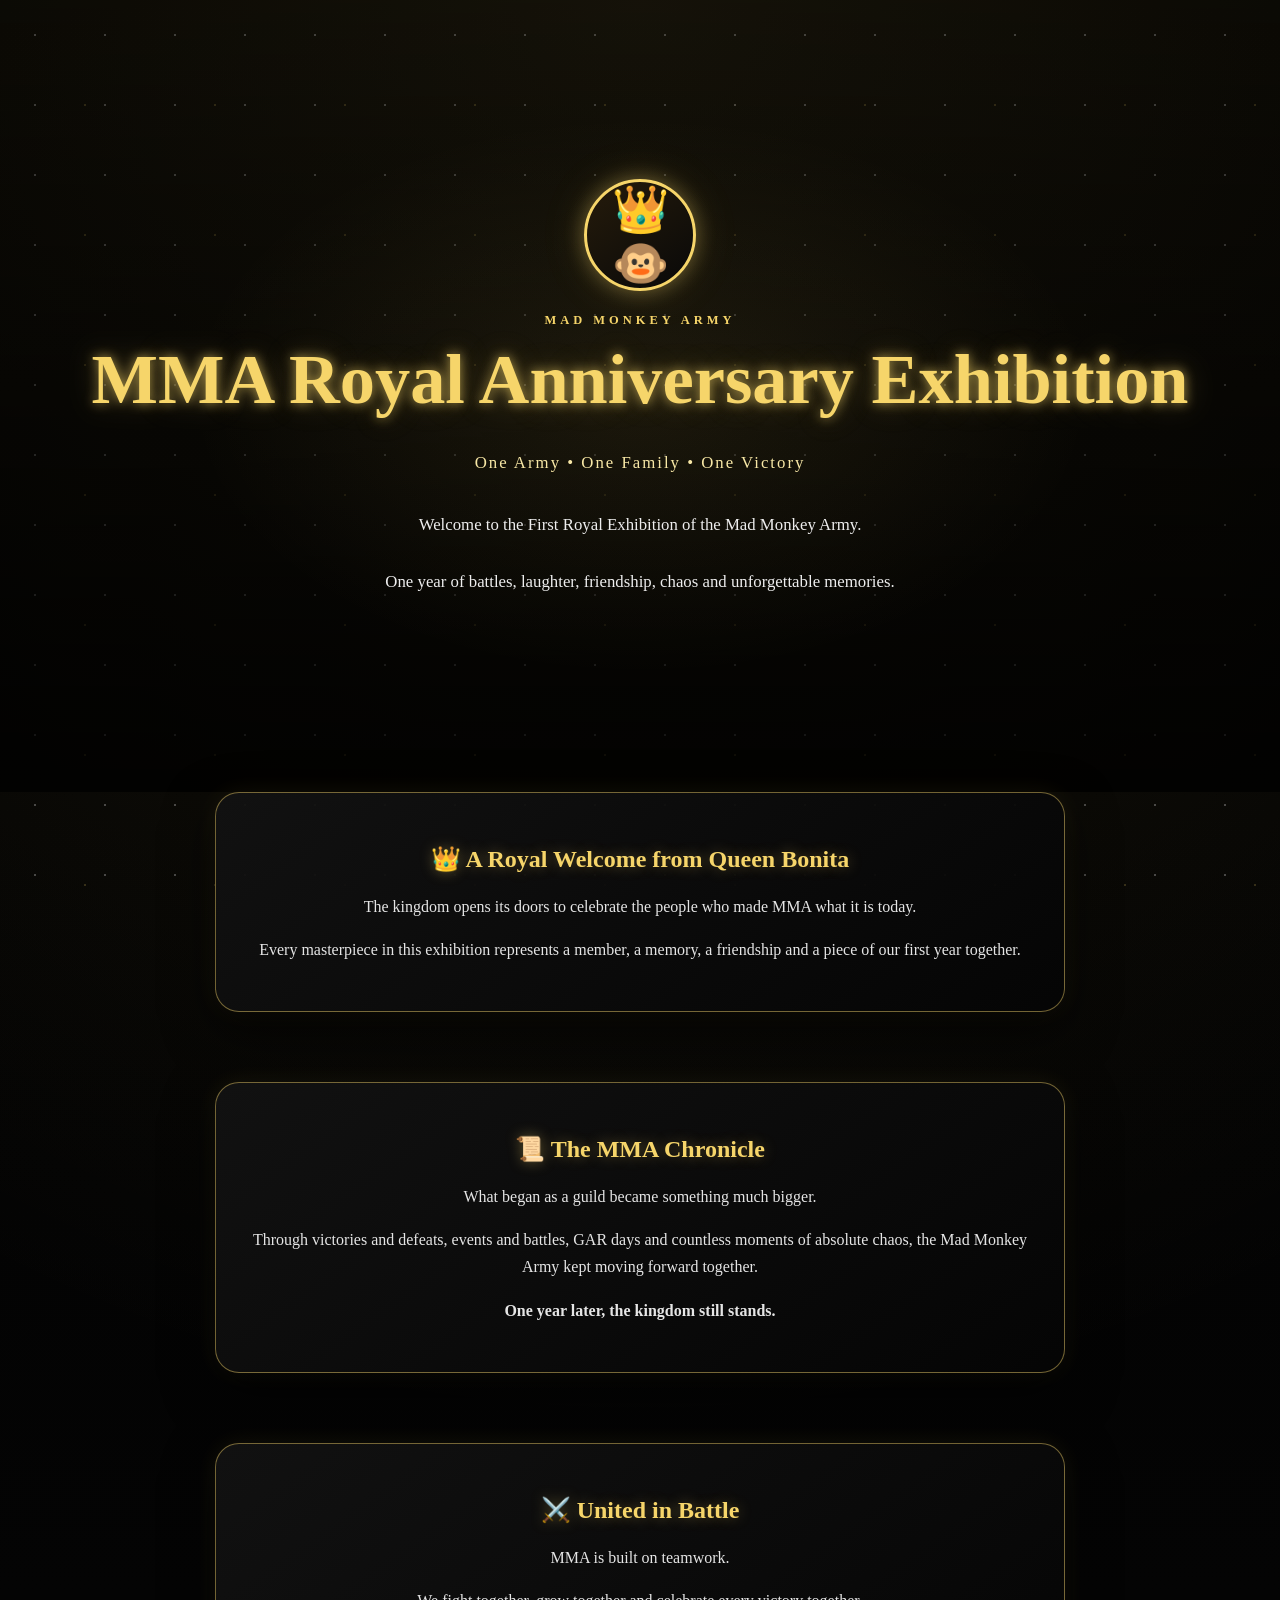
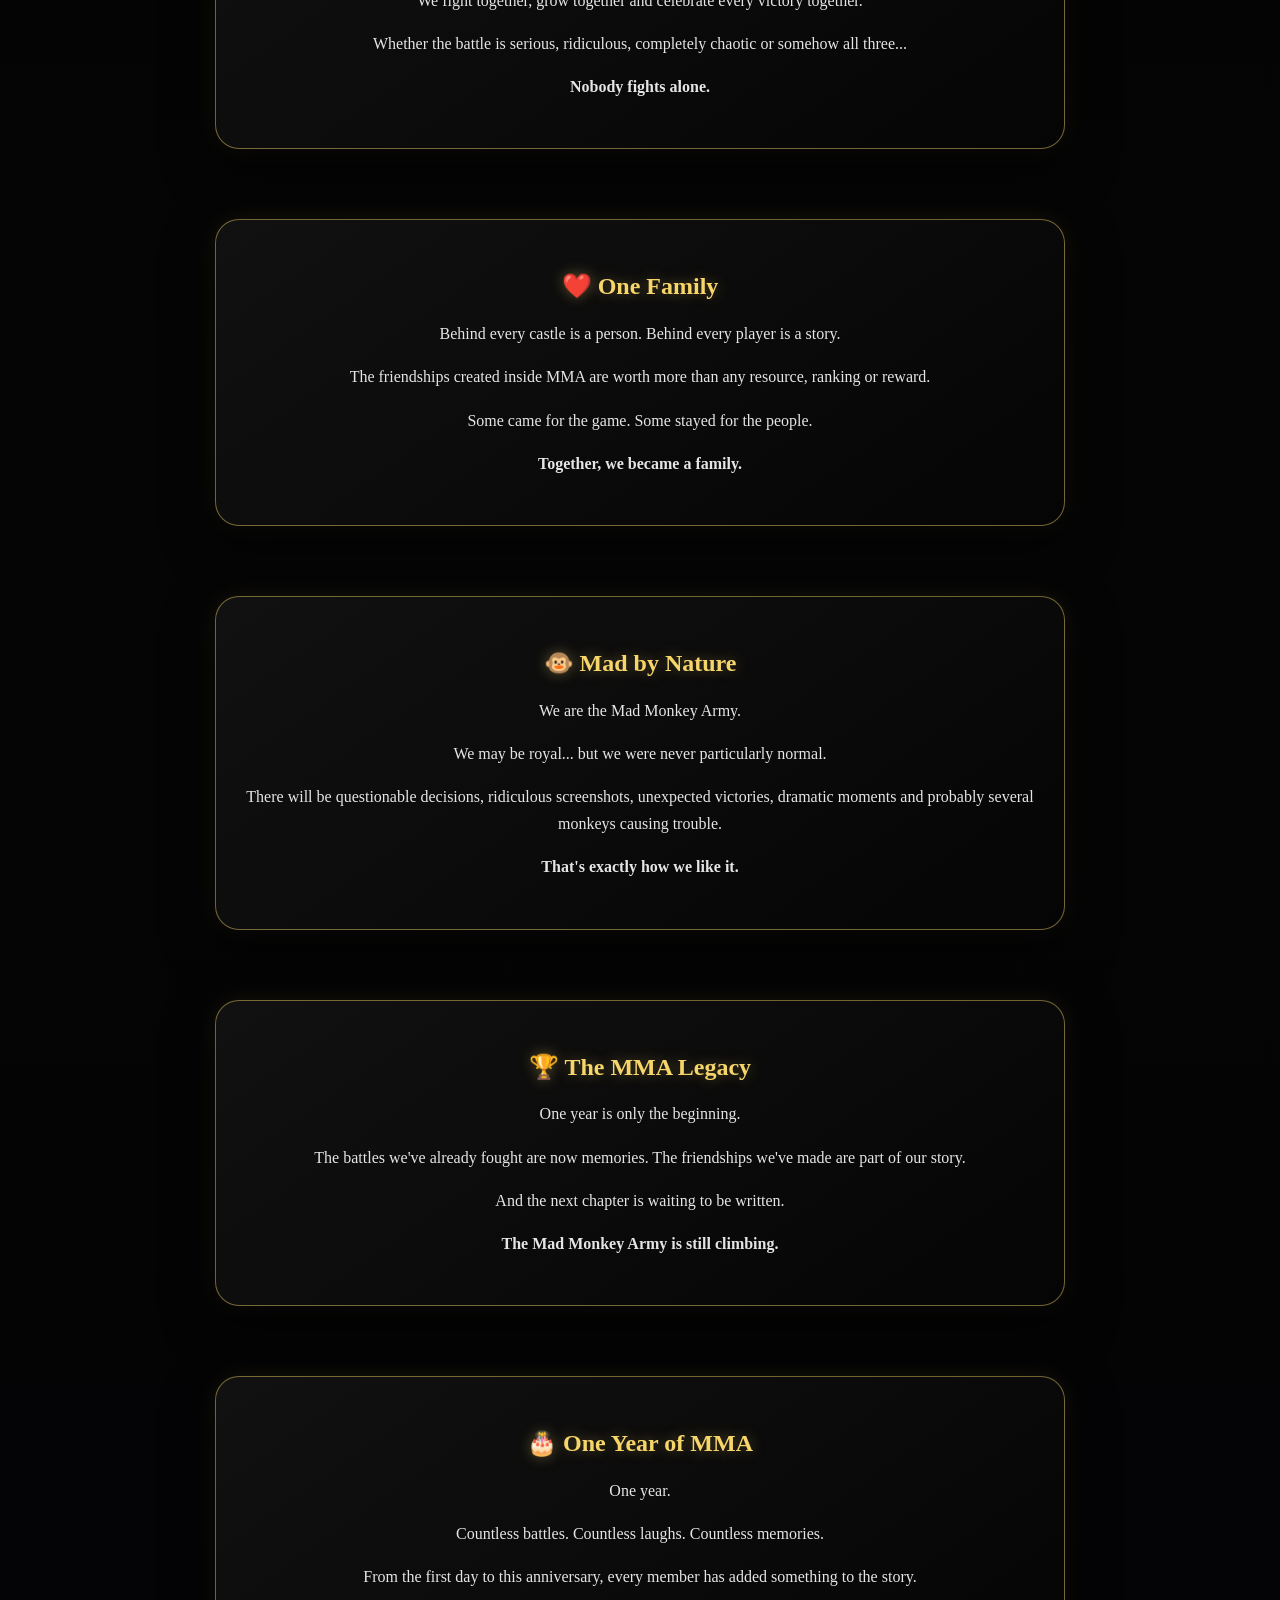
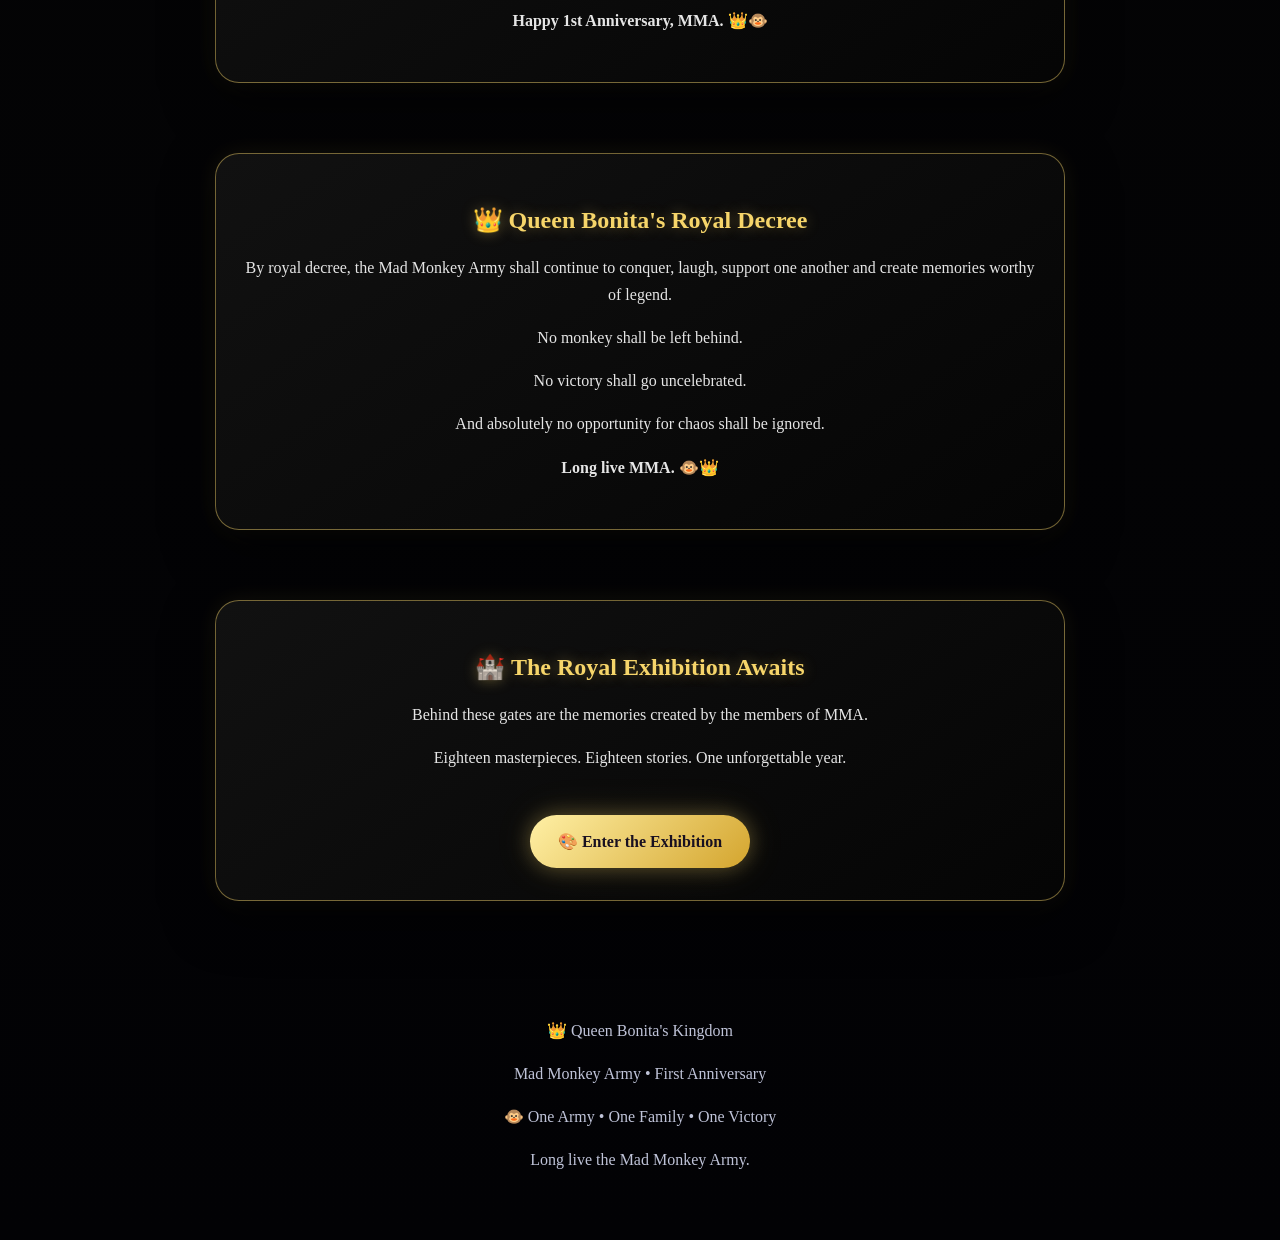
<file: index.html>
<!DOCTYPE html>
<html lang="en">
<head>
<meta charset="UTF-8">
<meta name="viewport" content="width=device-width, initial-scale=1.0">

<title>MMA • First Anniversary Kingdom</title>

<link rel="stylesheet" href="style.css">
</head>

<body class="home">

<div class="sparkles" aria-hidden="true"></div>


<!-- 👑 ROYAL ENTRANCE -->

<header class="royal-header">

  <div class="crest-placeholder">
    👑🐵
  </div>

  <div class="eyebrow">
    MAD MONKEY ARMY
  </div>

  <h1>
    MMA Royal Anniversary
    Exhibition
  </h1>

  <p>
    One Army • One Family • One Victory
  </p>

  <p class="welcome">
    Welcome to the First Royal Exhibition of the
    Mad Monkey Army.
    <br><br>
    One year of battles, laughter, friendship,
    chaos and unforgettable memories.
  </p>

</header>


<!-- 👑 ROYAL WELCOME -->

<section class="story-panel">

  <h2>
    👑 A Royal Welcome from Queen Bonita
  </h2>

  <p>
    The kingdom opens its doors to celebrate
    the people who made MMA what it is today.
  </p>

  <p>
    Every masterpiece in this exhibition represents
    a member, a memory, a friendship and a piece
    of our first year together.
  </p>

</section>


<!-- 📜 THE MMA CHRONICLE -->

<section class="story-panel">

  <h2>
    📜 The MMA Chronicle
  </h2>

  <p>
    What began as a guild became something much bigger.
  </p>

  <p>
    Through victories and defeats, events and battles,
    GAR days and countless moments of absolute chaos,
    the Mad Monkey Army kept moving forward together.
  </p>

  <p>
    <strong>
      One year later, the kingdom still stands.
    </strong>
  </p>

</section>


<!-- ⚔️ UNITED IN BATTLE -->

<section class="story-panel">

  <h2>
    ⚔️ United in Battle
  </h2>

  <p>
    MMA is built on teamwork.
  </p>

  <p>
    We fight together, grow together and celebrate
    every victory together.
  </p>

  <p>
    Whether the battle is serious, ridiculous,
    completely chaotic or somehow all three...
  </p>

  <p>
    <strong>
      Nobody fights alone.
    </strong>
  </p>

</section>


<!-- ❤️ ONE FAMILY -->

<section class="story-panel">

  <h2>
    ❤️ One Family
  </h2>

  <p>
    Behind every castle is a person.
    Behind every player is a story.
  </p>

  <p>
    The friendships created inside MMA are worth
    more than any resource, ranking or reward.
  </p>

  <p>
    Some came for the game.
    Some stayed for the people.
  </p>

  <p>
    <strong>
      Together, we became a family.
    </strong>
  </p>

</section>


<!-- 🐵 MAD BY NATURE -->

<section class="story-panel">

  <h2>
    🐵 Mad by Nature
  </h2>

  <p>
    We are the Mad Monkey Army.
  </p>

  <p>
    We may be royal...
    but we were never particularly normal.
  </p>

  <p>
    There will be questionable decisions,
    ridiculous screenshots, unexpected victories,
    dramatic moments and probably several
    monkeys causing trouble.
  </p>

  <p>
    <strong>
      That's exactly how we like it.
    </strong>
  </p>

</section>


<!-- 🏆 THE MMA LEGACY -->

<section class="story-panel">

  <h2>
    🏆 The MMA Legacy
  </h2>

  <p>
    One year is only the beginning.
  </p>

  <p>
    The battles we've already fought are now memories.
    The friendships we've made are part of our story.
  </p>

  <p>
    And the next chapter is waiting to be written.
  </p>

  <p>
    <strong>
      The Mad Monkey Army is still climbing.
    </strong>
  </p>

</section>


<!-- 🎂 FIRST ANNIVERSARY -->

<section class="story-panel">

  <h2>
    🎂 One Year of MMA
  </h2>

  <p>
    One year.
  </p>

  <p>
    Countless battles.
    Countless laughs.
    Countless memories.
  </p>

  <p>
    From the first day to this anniversary,
    every member has added something to the story.
  </p>

  <p>
    <strong>
      Happy 1st Anniversary, MMA. 👑🐵
    </strong>
  </p>

</section>


<!-- 👑 QUEEN'S DECREE -->

<section class="story-panel">

  <h2>
    👑 Queen Bonita's Royal Decree
  </h2>

  <p>
    By royal decree, the Mad Monkey Army shall
    continue to conquer, laugh, support one another
    and create memories worthy of legend.
  </p>

  <p>
    No monkey shall be left behind.
  </p>

  <p>
    No victory shall go uncelebrated.
  </p>

  <p>
    And absolutely no opportunity for chaos
    shall be ignored.
  </p>

  <p>
    <strong>
      Long live MMA. 🐵👑
    </strong>
  </p>

</section>


<!-- 🏰 FINAL GATE -->

<section class="story-panel">

  <h2>
    🏰 The Royal Exhibition Awaits
  </h2>

  <p>
    Behind these gates are the memories
    created by the members of MMA.
  </p>

  <p>
    Eighteen masterpieces.
    Eighteen stories.
    One unforgettable year.
  </p>

  <a class="royal-button" href="gallery.html">
    🎨 Enter the Exhibition
  </a>

</section>


<!-- 👑 FOOTER -->

<footer>

  <p>
    👑 Queen Bonita's Kingdom
  </p>

  <p>
    Mad Monkey Army • First Anniversary
  </p>

  <p>
    🐵 One Army • One Family • One Victory
  </p>

  <p>
    Long live the Mad Monkey Army.
  </p>

</footer>


</body>
</html>
</file>
<file: style.css>
* {
  box-sizing: border-box;
}

html {
  scroll-behavior: smooth;
}

body {
  margin: 0;
  min-height: 100vh;
  color: #ffffff;
  font-family: Georgia, "Times New Roman", serif;

  /* BLACK ROYAL BACKGROUND */
  background:
    radial-gradient(
      circle at 50% 0%,
      rgba(246, 213, 106, 0.10),
      transparent 32%
    ),
    linear-gradient(
      180deg,
      #000000 0%,
      #050505 45%,
      #020205 100%
    );

  overflow-x: hidden;
}

/* =========================================
   ANIMATED STAR / SPARKLE BACKGROUND
   ========================================= */

body::before {
  content: "";
  position: fixed;
  inset: 0;
  pointer-events: none;
  z-index: 0;

  background-image:
    radial-gradient(
      circle,
      rgba(255, 255, 255, 0.75) 1px,
      transparent 1.5px
    ),
    radial-gradient(
      circle,
      rgba(246, 213, 106, 0.55) 1px,
      transparent 1.5px
    );

  background-size:
    70px 70px,
    130px 130px;

  background-position:
    0 0,
    20px 40px;

  opacity: 0.35;

  animation: stars 45s linear infinite;
}

@keyframes stars {
  from {
    background-position:
      0 0,
      20px 40px;
  }

  to {
    background-position:
      0 700px,
      20px 540px;
  }
}

.sparkles {
  position: fixed;
  inset: 0;
  pointer-events: none;
  overflow: hidden;
  z-index: 1;
}

/* =========================================
   GENERAL TEXT
   ========================================= */

.eyebrow {
  letter-spacing: 4px;
  color: #f6d56a;
  font-size: 0.78rem;
  font-weight: 700;
}

h1 {
  font-size: clamp(2rem, 8vw, 4.4rem);
  line-height: 1.05;
  color: #f6d56a;
  text-shadow:
    0 0 12px rgba(246, 213, 106, 0.65),
    0 0 30px rgba(246, 213, 106, 0.25);
  margin: 15px 0;
}

p {
  line-height: 1.7;
}

/* =========================================
   ROYAL LANDING HEADER
   ========================================= */

.royal-header {
  position: relative;
  z-index: 2;

  min-height: 88vh;

  display: flex;
  flex-direction: column;
  align-items: center;
  justify-content: center;

  text-align: center;

  padding: 55px 22px;

  background:
    radial-gradient(
      ellipse at center,
      rgba(246, 213, 106, 0.08) 0%,
      transparent 50%
    ),
    linear-gradient(
      180deg,
      rgba(0, 0, 0, 0.15),
      rgba(0, 0, 0, 0.75)
    );
}

.crest-placeholder {
  width: 112px;
  height: 112px;

  border: 3px solid #f6d56a;
  border-radius: 50%;

  display: grid;
  place-items: center;

  font-size: 46px;

  background:
    linear-gradient(
      145deg,
      #251b0b,
      #090909
    );

  box-shadow:
    0 0 20px rgba(246, 213, 106, 0.35),
    0 0 45px rgba(246, 213, 106, 0.15);

  margin-bottom: 22px;
}

.royal-header > p:not(.welcome) {
  font-size: 1.05rem;
  letter-spacing: 2px;
  color: #f8e8a6;
}

.welcome {
  max-width: 700px;

  color: #eeeeee;

  line-height: 1.7;

  font-size: 1.05rem;
}

/* =========================================
   ROYAL BUTTON
   ========================================= */

.royal-button {
  display: inline-block;

  margin-top: 28px;

  padding: 17px 28px;

  border-radius: 999px;

  color: #181020;

  text-decoration: none;

  font-weight: 800;

  background:
    linear-gradient(
      135deg,
      #fff0a5,
      #d4a52e
    );

  box-shadow:
    0 0 20px rgba(246, 213, 106, 0.30),
    0 0 40px rgba(246, 213, 106, 0.12);

  transition:
    transform 0.25s ease,
    box-shadow 0.25s ease;
}

.royal-button:hover {
  transform: translateY(-3px) scale(1.03);

  box-shadow:
    0 0 30px rgba(246, 213, 106, 0.55),
    0 0 60px rgba(246, 213, 106, 0.20);
}

/* =========================================
   STORY PANEL
   ========================================= */

.story-panel {
  position: relative;
  z-index: 2;

  max-width: 850px;

  margin: 0 auto 70px;

  padding: 32px 24px;

  text-align: center;

  border: 1px solid rgba(246, 213, 106, 0.45);

  border-radius: 24px;

  background:
    linear-gradient(
      145deg,
      rgba(18, 18, 18, 0.95),
      rgba(5, 5, 5, 0.95)
    );

  box-shadow:
    0 18px 50px rgba(0, 0, 0, 0.65),
    0 0 25px rgba(246, 213, 106, 0.08);
}

.story-panel h2,
.gallery-intro h2 {
  color: #f6d56a;

  text-shadow:
    0 0 14px rgba(246, 213, 106, 0.35);
}

.story-panel p,
.gallery-intro p {
  line-height: 1.7;
  color: #e5e5e5;
}

/* =========================================
   GALLERY HEADER
   ========================================= */

.gallery-header {
  position: relative;
  z-index: 2;

  text-align: center;

  padding: 45px 20px 30px;

  background:
    radial-gradient(
      circle at 50% 20%,
      rgba(246, 213, 106, 0.08),
      transparent 45%
    );
}

.back-link {
  display: inline-block;

  color: #f6d56a;

  text-decoration: none;

  margin-bottom: 22px;

  text-shadow:
    0 0 8px rgba(246, 213, 106, 0.35);

  transition: 0.2s ease;
}

.back-link:hover {
  color: #fff0a5;
  transform: translateY(-2px);
}

.gallery-header h1 {
  font-size: clamp(2rem, 8vw, 4rem);

  color: #ffd86a;

  text-shadow:
    0 0 10px rgba(255, 216, 106, 0.85),
    0 0 28px rgba(255, 216, 106, 0.45);
}

.gallery-header p {
  color: #fff3c4;

  font-size: 1rem;

  font-weight: 600;

  text-shadow:
    0 2px 8px rgba(0, 0, 0, 0.7);
}

/* =========================================
   GALLERY INTRO
   ========================================= */

.gallery-intro {
  position: relative;
  z-index: 2;

  text-align: center;

  padding: 10px 20px 35px;
}

.gallery-intro h2 {
  color: #ffd86a;

  text-shadow:
    0 0 14px rgba(255, 216, 106, 0.45);
}

.gallery-intro p {
  color: #e8e8e8;

  font-weight: 500;
}

/* =========================================
   GALLERY GRID
   ========================================= */

.gallery {
  position: relative;
  z-index: 2;

  width: min(1200px, 94%);

  margin: auto;

  display: grid;

  grid-template-columns:
    repeat(
      auto-fit,
      minmax(220px, 1fr)
    );

  gap: 24px;

  padding-bottom: 60px;
}

/* =========================================
   ART CARDS
   ========================================= */

.art-card {
  border: 2px solid #e8c65a;

  border-radius: 24px;

  overflow: hidden;

  background:
    linear-gradient(
      145deg,
      #151515,
      #050505
    );

  box-shadow:
    0 10px 28px rgba(0, 0, 0, 0.60),
    0 0 18px rgba(255, 215, 100, 0.15);

  cursor: pointer;

  transition:
    transform 0.25s ease,
    box-shadow 0.25s ease;
}

.art-card:hover {
  transform:
    translateY(-7px)
    scale(1.015);

  box-shadow:
    0 15px 35px rgba(0, 0, 0, 0.70),
    0 0 30px rgba(255, 215, 100, 0.35);
}

.art-image-wrap {
  aspect-ratio: 4 / 5;

  background: #000000;

  display: flex;

  align-items: center;

  justify-content: center;

  overflow: hidden;
}

.art-card img {
  display: block;

  width: 100%;

  height: 100%;

  object-fit: cover;
}

.art-info {
  background:
    linear-gradient(
      180deg,
      #171717,
      #050505
    );

  padding: 16px 12px 20px;

  text-align: center;
}

.art-number {
  color: #c7c7c7;

  letter-spacing: 2px;

  font-size: 0.75rem;
}

.art-name {
  margin-top: 5px;

  color: #ffd86a;

  font-size: 1.35rem;

  font-weight: bold;

  text-shadow:
    0 0 10px rgba(255, 215, 100, 0.35);
}

/* =========================================
   IMAGE VIEWER
   ========================================= */

.viewer {
  position: fixed;

  inset: 0;

  z-index: 20;

  display: none;

  align-items: center;

  justify-content: center;

  background:
    rgba(0, 0, 0, 0.96);

  padding: 25px;
}

.viewer.open {
  display: flex;
}

.viewer-content {
  text-align: center;

  max-width: 90vw;

  max-height: 90vh;
}

.viewer-content img {
  max-width: 82vw;

  max-height: 72vh;

  object-fit: contain;

  border: 3px solid #d7ae3e;

  border-radius: 12px;

  box-shadow:
    0 0 35px rgba(246, 213, 106, 0.25);
}

.viewer-content h2 {
  color: #f6d56a;

  margin: 12px 0 4px;
}

.viewer-content p {
  color: #d0d0d0;

  margin: 0;
}

.viewer-close,
.viewer-prev,
.viewer-next {
  position: fixed;

  border: 0;

  background:
    rgba(255, 255, 255, 0.08);

  color: #ffffff;

  width: 48px;

  height: 48px;

  border-radius: 50%;

  font-size: 34px;

  cursor: pointer;

  transition:
    background 0.2s ease,
    transform 0.2s ease;
}

.viewer-close:hover,
.viewer-prev:hover,
.viewer-next:hover {
  background:
    rgba(246, 213, 106, 0.18);

  transform: scale(1.08);
}

.viewer-close {
  top: 18px;
  right: 18px;
}

.viewer-prev {
  left: 15px;
}

.viewer-next {
  right: 15px;
}

/* =========================================
   FOOTER
   ========================================= */

footer {
  position: relative;
  z-index: 2;

  text-align: center;

  padding: 30px 20px 50px;

  color: #bfc3d8;
}

footer a {
  color: #f6d56a;

  text-decoration: none;
}

/* =========================================
   MOBILE
   ========================================= */

@media (max-width: 600px) {

  .gallery {
    grid-template-columns:
      repeat(2, minmax(0, 1fr));

    gap: 12px;

    padding:
      10px
      12px
      50px;
  }

  .art-card {
    border-width: 2px;

    border-radius: 18px;
  }

  .art-info {
    padding: 10px;
  }

  .art-name {
    font-size: 1rem;
  }

  .art-number {
    font-size: 0.65rem;
  }

  .gallery-header {
    padding:
      35px
      15px
      25px;
  }

  .gallery-intro {
    padding:
      10px
      15px
      25px;
  }

  .viewer {
    padding: 15px;
  }

  .viewer-prev {
    left: 8px;
  }

  .viewer-next {
    right: 8px;
  }
}
/* =========================================
   👑 ROYAL EXHIBITION DETAILS 👑
   ========================================= */

.art-card {
  position: relative;
}

/* Elegant golden corner ornaments */
.art-card::before,
.art-card::after {
  content: "✦";
  position: absolute;
  z-index: 5;

  color: #f6d56a;
  font-size: 18px;

  text-shadow:
    0 0 8px rgba(246, 213, 106, 0.8),
    0 0 16px rgba(246, 213, 106, 0.35);

  pointer-events: none;

  opacity: 0.85;
}

.art-card::before {
  top: 7px;
  left: 9px;
}

.art-card::after {
  top: 7px;
  right: 9px;
}

/* Luxurious frame around the artwork */
.art-image-wrap {
  position: relative;

  box-shadow:
    inset 0 0 25px rgba(0, 0, 0, 0.45);
}

/* Soft golden museum lighting */
.art-image-wrap::after {
  content: "";
  position: absolute;
  inset: 0;

  pointer-events: none;

  background:
    radial-gradient(
      circle at 50% 0%,
      rgba(255, 225, 120, 0.10),
      transparent 45%
    );

  opacity: 0.8;
}

/* Make the artwork feel slightly more precious */
.art-card img {
  transition:
    transform 0.5s ease,
    filter 0.5s ease;
}

.art-card:hover img {
  transform: scale(1.025);

  filter:
    brightness(1.04)
    saturate(1.05);
}

/* More elegant information plaque */
.art-info {
  position: relative;

  border-top:
    1px solid rgba(246, 213, 106, 0.35);
}

/* Small royal divider above the artwork name */
.art-name::before {
  content: "✦  ";
  color: #f6d56a;
}

.art-name::after {
  content: "  ✦";
  color: #f6d56a;
}

/* Stronger museum-card hover */
.art-card:hover {
  border-color: #fff0a5;

  box-shadow:
    0 18px 40px rgba(0, 0, 0, 0.75),
    0 0 20px rgba(246, 213, 106, 0.25),
    0 0 45px rgba(246, 213, 106, 0.12);
}

/* =========================================
   ROYAL GALLERY DIVIDERS
   ========================================= */

.gallery-intro h2::before,
.gallery-intro h2::after {
  content: " ✦ ";
  color: #f6d56a;
  opacity: 0.8;
}

/* Elegant little line underneath the gallery title */
.gallery-intro {
  position: relative;
}

.gallery-intro::after {
  content: "";

  display: block;

  width: 90px;
  height: 1px;

  margin: 22px auto 0;

  background:
    linear-gradient(
      90deg,
      transparent,
      #f6d56a,
      transparent
    );

  box-shadow:
    0 0 8px rgba(246, 213, 106, 0.5);
}

/* =========================================
   MOBILE TOUCH EFFECT
   ========================================= */

@media (max-width: 600px) {

  .art-card:active {
    transform: scale(0.98);
  }

  .art-card::before,
  .art-card::after {
    font-size: 15px;
  }
}
/* =========================================
   👑 ROYAL MASTERPIECE VIEWER 👑
   ========================================= */

.viewer {
  position: fixed;
  inset: 0;
  z-index: 100;

  display: none;

  align-items: center;
  justify-content: center;

  padding: 20px;

  background:
    radial-gradient(
      circle at center,
      rgba(246, 213, 106, 0.08),
      transparent 35%
    ),
    rgba(0, 0, 0, 0.96);

  backdrop-filter: blur(8px);
}

.viewer.open {
  display: flex;
}

/* Golden museum frame */
.viewer-content {
  position: relative;

  width: min(900px, 94vw);
  max-height: 92vh;

  padding: 18px;

  text-align: center;

  border: 1px solid rgba(246, 213, 106, 0.65);
  border-radius: 22px;

  background:
    linear-gradient(
      145deg,
      #161616,
      #050505
    );

  box-shadow:
    0 0 25px rgba(246, 213, 106, 0.18),
    0 0 70px rgba(0, 0, 0, 0.85);
}

/* Inner golden frame around artwork */
.viewer-content img {
  display: block;

  max-width: 100%;
  max-height: 70vh;

  margin: 0 auto;

  object-fit: contain;

  border: 3px solid #d7ae3e;
  border-radius: 14px;

  box-shadow:
    0 0 10px rgba(246, 213, 106, 0.55),
    0 0 35px rgba(246, 213, 106, 0.18);
}

/* Museum plaque title */
.viewer-content h2 {
  margin: 16px 0 5px;

  color: #ffd86a;

  font-size: clamp(1.2rem, 5vw, 2rem);

  text-shadow:
    0 0 10px rgba(255, 216, 106, 0.65);
}

/* Description / dedication */
.viewer-content p {
  margin: 0;

  color: #e6e6e6;

  font-size: 0.95rem;

  line-height: 1.6;
}

/* =========================================
   VIEWER BUTTONS
   ========================================= */

.viewer-close,
.viewer-prev,
.viewer-next {
  position: fixed;

  z-index: 110;

  display: flex;

  align-items: center;
  justify-content: center;

  width: 48px;
  height: 48px;

  border: 1px solid rgba(246, 213, 106, 0.45);
  border-radius: 50%;

  background:
    rgba(10, 10, 10, 0.88);

  color: #f6d56a;

  font-size: 28px;

  cursor: pointer;

  box-shadow:
    0 0 15px rgba(246, 213, 106, 0.12);

  transition:
    transform 0.2s ease,
    background 0.2s ease,
    box-shadow 0.2s ease;
}

.viewer-close:hover,
.viewer-prev:hover,
.viewer-next:hover {
  transform: scale(1.08);

  background:
    rgba(246, 213, 106, 0.12);

  box-shadow:
    0 0 22px rgba(246, 213, 106, 0.3);
}

.viewer-close {
  top: 18px;
  right: 18px;
}

.viewer-prev {
  left: 18px;
  top: 50%;
  transform: translateY(-50%);
}

.viewer-next {
  right: 18px;
  top: 50%;
  transform: translateY(-50%);
}

.viewer-prev:hover,
.viewer-next:hover {
  transform:
    translateY(-50%)
    scale(1.08);
}

/* =========================================
   MOBILE MASTERPIECE VIEWER
   ========================================= */

@media (max-width: 600px) {

  .viewer {
    padding: 12px;
  }

  .viewer-content {
    width: 94vw;

    padding: 12px;

    border-radius: 18px;
  }

  .viewer-content img {
    max-width: 100%;
    max-height: 65vh;

    border-width: 2px;
  }

  .viewer-content h2 {
    margin-top: 12px;
  }

  .viewer-content p {
    font-size: 0.85rem;
  }

  .viewer-close,
  .viewer-prev,
  .viewer-next {
    width: 42px;
    height: 42px;

    font-size: 24px;
  }

  .viewer-close {
    top: 10px;
    right: 10px;
  }

  .viewer-prev {
    left: 5px;
  }

  .viewer-next {
    right: 5px;
  }
}
</file>
